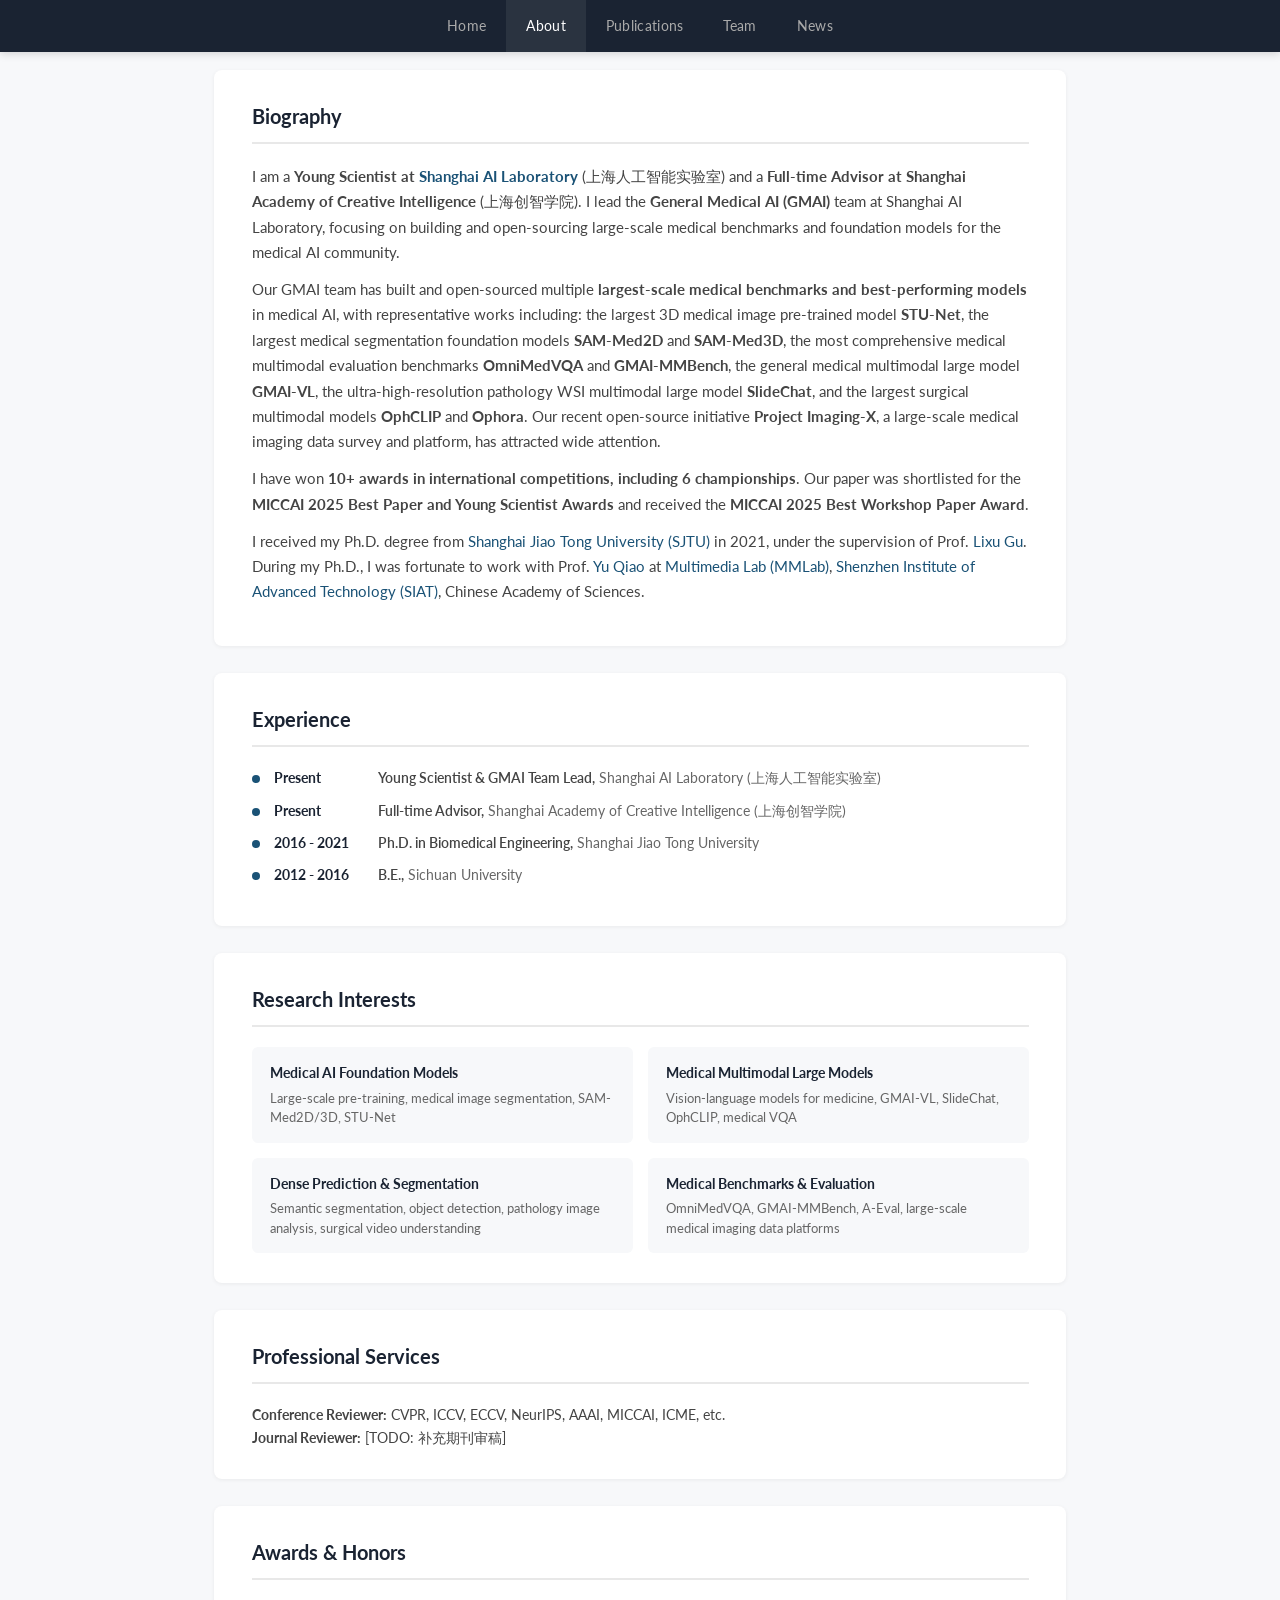
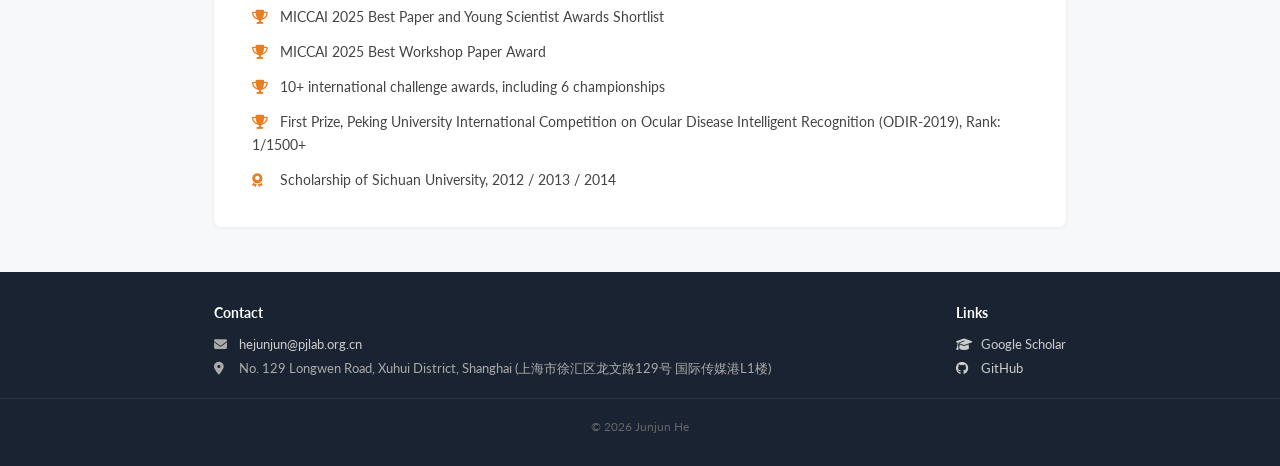
<file: about.html>
<!DOCTYPE html>
<html lang="en">
<head>
  <meta charset="UTF-8" />
  <meta name="viewport" content="width=device-width, initial-scale=1.0" />
  <title>About - Junjun He</title>
  <link href="https://fonts.googleapis.com/css2?family=Lato:wght@300;400;700&display=swap" rel="stylesheet" />
  <link rel="stylesheet" href="https://cdnjs.cloudflare.com/ajax/libs/font-awesome/6.4.0/css/all.min.css" />
  <link rel="stylesheet" href="style.css" />
</head>
<body>

  <nav class="navbar">
    <div class="navbar-inner">
      <ul class="nav-links">
        <li><a href="index.html">Home</a></li>
        <li><a href="about.html" class="active">About</a></li>
        <li><a href="publications.html">Publications</a></li>
        <li><a href="team.html">Team</a></li>
        <li><a href="news.html">News</a></li>
      </ul>
    </div>
  </nav>

  <div class="container page-body">

    <!-- Biography -->
    <div class="card">
      <h2>Biography</h2>
      <div class="bio-text">
        <p>
          I am a <b>Young Scientist at <a href="https://www.shlab.org.cn/">Shanghai AI Laboratory</a></b> (上海人工智能实验室)
          and a <b>Full-time Advisor at Shanghai Academy of Creative Intelligence</b> (上海创智学院).
          I lead the <b>General Medical AI (GMAI)</b> team at Shanghai AI Laboratory, focusing on building and open-sourcing
          large-scale medical benchmarks and foundation models for the medical AI community.
        </p>
        <p>
          Our GMAI team has built and open-sourced multiple <b>largest-scale medical benchmarks and best-performing models</b> in medical AI,
          with representative works including: the largest 3D medical image pre-trained model <b>STU-Net</b>,
          the largest medical segmentation foundation models <b>SAM-Med2D</b> and <b>SAM-Med3D</b>,
          the most comprehensive medical multimodal evaluation benchmarks <b>OmniMedVQA</b> and <b>GMAI-MMBench</b>,
          the general medical multimodal large model <b>GMAI-VL</b>,
          the ultra-high-resolution pathology WSI multimodal large model <b>SlideChat</b>,
          and the largest surgical multimodal models <b>OphCLIP</b> and <b>Ophora</b>.
          Our recent open-source initiative <b>Project Imaging-X</b>, a large-scale medical imaging data survey and platform, has attracted wide attention.
        </p>
        <p>
          I have won <b>10+ awards in international competitions, including 6 championships</b>.
          Our paper was shortlisted for the <b>MICCAI 2025 Best Paper and Young Scientist Awards</b>
          and received the <b>MICCAI 2025 Best Workshop Paper Award</b>.
        </p>
        <p>
          I received my Ph.D. degree from <a href="http://en.sjtu.edu.cn/">Shanghai Jiao Tong University (SJTU)</a> in 2021,
          under the supervision of Prof. <a href="http://bme.sjtu.edu.cn/Web/FacultyDetail/37">Lixu Gu</a>.
          During my Ph.D., I was fortunate to work with Prof. <a href="http://mmlab.siat.ac.cn/yuqiao/">Yu Qiao</a>
          at <a href="http://mmlab.siat.ac.cn/team">Multimedia Lab (MMLab)</a>,
          <a href="http://english.siat.cas.cn/">Shenzhen Institute of Advanced Technology (SIAT)</a>, Chinese Academy of Sciences.
        </p>
      </div>
    </div>

    <!-- Experience -->
    <div class="card">
      <h2>Experience</h2>
      <ul class="timeline">
        <li>
          <span class="time">Present</span>
          <span class="role">Young Scientist &amp; GMAI Team Lead,</span>
          <span class="org">Shanghai AI Laboratory (上海人工智能实验室)</span>
        </li>
        <li>
          <span class="time">Present</span>
          <span class="role">Full-time Advisor,</span>
          <span class="org">Shanghai Academy of Creative Intelligence (上海创智学院)</span>
        </li>
        <li>
          <span class="time">2016 - 2021</span>
          <span class="role">Ph.D. in Biomedical Engineering,</span>
          <span class="org">Shanghai Jiao Tong University</span>
        </li>
        <li>
          <span class="time">2012 - 2016</span>
          <span class="role">B.E.,</span>
          <span class="org">Sichuan University</span>
        </li>
      </ul>
    </div>

    <!-- Research Interests -->
    <div class="card">
      <h2>Research Interests</h2>
      <div class="interests-grid">
        <div class="interest-item">
          <h4>Medical AI Foundation Models</h4>
          <p>Large-scale pre-training, medical image segmentation, SAM-Med2D/3D, STU-Net</p>
        </div>
        <div class="interest-item">
          <h4>Medical Multimodal Large Models</h4>
          <p>Vision-language models for medicine, GMAI-VL, SlideChat, OphCLIP, medical VQA</p>
        </div>
        <div class="interest-item">
          <h4>Dense Prediction &amp; Segmentation</h4>
          <p>Semantic segmentation, object detection, pathology image analysis, surgical video understanding</p>
        </div>
        <div class="interest-item">
          <h4>Medical Benchmarks &amp; Evaluation</h4>
          <p>OmniMedVQA, GMAI-MMBench, A-Eval, large-scale medical imaging data platforms</p>
        </div>
      </div>
    </div>

    <!-- Professional Services -->
    <div class="card">
      <h2>Professional Services</h2>
      <!-- [TODO] 更新审稿列表 -->
      <p style="font-size:14px; color:#444;">
        <b>Conference Reviewer:</b> CVPR, ICCV, ECCV, NeurIPS, AAAI, MICCAI, ICME, etc.<br/>
        <b>Journal Reviewer:</b> [TODO: 补充期刊审稿]
      </p>
    </div>

    <!-- Awards -->
    <div class="card">
      <h2>Awards &amp; Honors</h2>
      <ul class="awards-list">
        <li><i class="fas fa-trophy"></i> MICCAI 2025 Best Paper and Young Scientist Awards Shortlist</li>
        <li><i class="fas fa-trophy"></i> MICCAI 2025 Best Workshop Paper Award</li>
        <li><i class="fas fa-trophy"></i> 10+ international challenge awards, including 6 championships</li>
        <li><i class="fas fa-trophy"></i> First Prize, Peking University International Competition on Ocular Disease Intelligent Recognition (ODIR-2019), Rank: 1/1500+</li>
        <li><i class="fas fa-award"></i> Scholarship of Sichuan University, 2012 / 2013 / 2014</li>
      </ul>
    </div>

  </div>

  <footer class="footer">
    <div class="footer-inner">
      <div>
        <h4>Contact</h4>
        <p>
          <i class="fas fa-envelope"></i> <a href="mailto:hejunjun@pjlab.org.cn">hejunjun@pjlab.org.cn</a><br/>
          <i class="fas fa-map-marker-alt"></i> No. 129 Longwen Road, Xuhui District, Shanghai (上海市徐汇区龙文路129号 国际传媒港L1楼)
        </p>
      </div>
      <div>
        <h4>Links</h4>
        <p>
          <a href="https://scholar.google.com/citations?user=Z4LgebkAAAAJ&hl=zh-CN"><i class="fas fa-graduation-cap"></i> Google Scholar</a><br/>
          <a href="https://github.com/Junjun2016"><i class="fab fa-github"></i> GitHub</a>
        </p>
      </div>
    </div>
    <div class="footer-bottom">&copy; 2026 Junjun He</div>
  </footer>

</body>
</html>
</file>
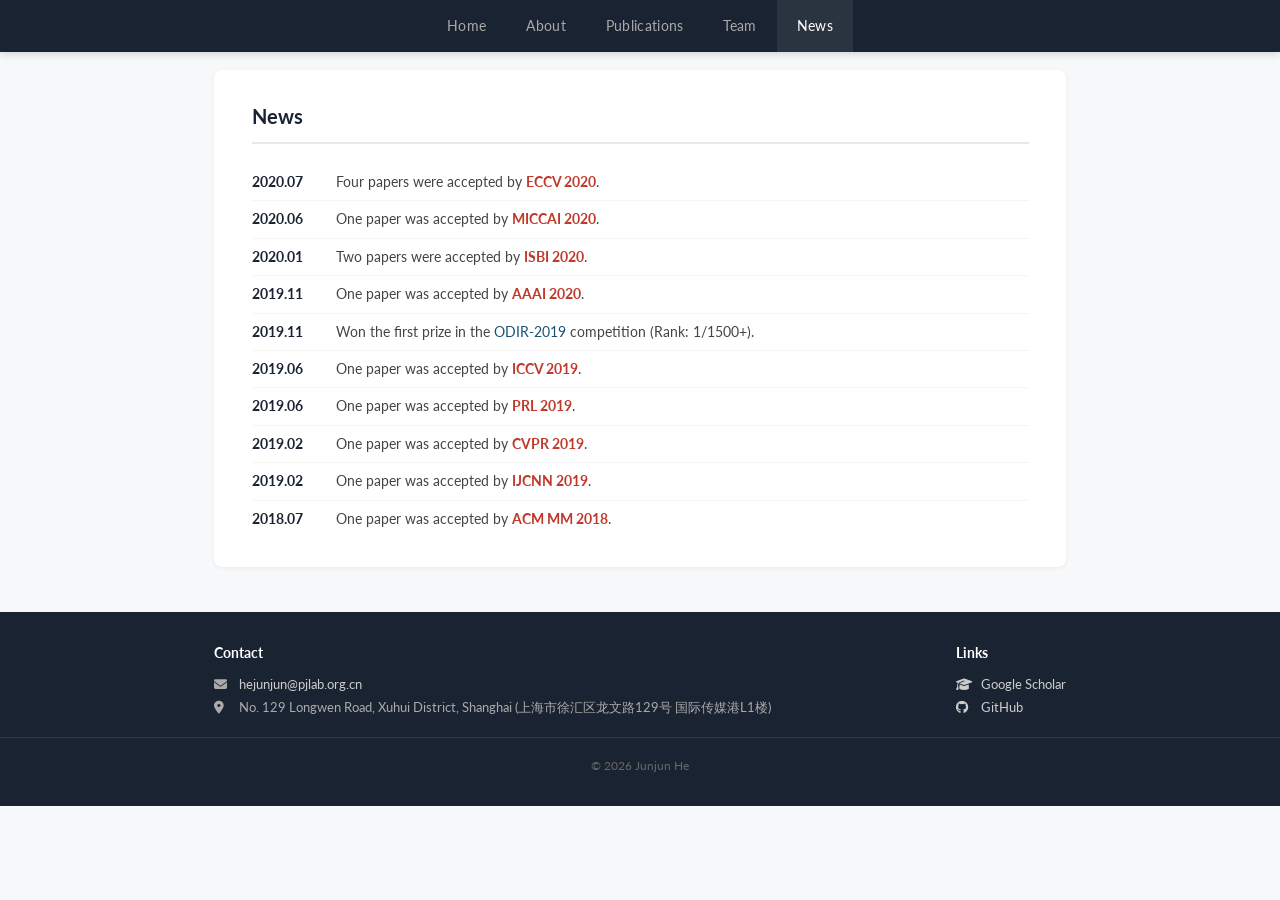
<file: news.html>
<!DOCTYPE html>
<html lang="en">
<head>
  <meta charset="UTF-8" />
  <meta name="viewport" content="width=device-width, initial-scale=1.0" />
  <title>News - Junjun He</title>
  <link href="https://fonts.googleapis.com/css2?family=Lato:wght@300;400;700&display=swap" rel="stylesheet" />
  <link rel="stylesheet" href="https://cdnjs.cloudflare.com/ajax/libs/font-awesome/6.4.0/css/all.min.css" />
  <link rel="stylesheet" href="style.css" />
</head>
<body>

  <nav class="navbar">
    <div class="navbar-inner">
      <ul class="nav-links">
        <li><a href="index.html">Home</a></li>
        <li><a href="about.html">About</a></li>
        <li><a href="publications.html">Publications</a></li>
        <li><a href="team.html">Team</a></li>
        <li><a href="news.html" class="active">News</a></li>
      </ul>
    </div>
  </nav>

  <div class="container page-body">

    <div class="card">
      <h2>News</h2>
      <ul class="news-list">
        <!-- [TODO] 补充 2021-2026 的新动态 -->

        <!-- ===== 2020 ===== -->
        <li><span class="news-date">2020.07</span> Four papers were accepted by <b>ECCV 2020</b>.</li>
        <li><span class="news-date">2020.06</span> One paper was accepted by <b>MICCAI 2020</b>.</li>
        <li><span class="news-date">2020.01</span> Two papers were accepted by <b>ISBI 2020</b>.</li>

        <!-- ===== 2019 ===== -->
        <li><span class="news-date">2019.11</span> One paper was accepted by <b>AAAI 2020</b>.</li>
        <li><span class="news-date">2019.11</span> Won the first prize in the <a href="https://odir2019.grand-challenge.org/">ODIR-2019</a> competition (Rank: 1/1500+).</li>
        <li><span class="news-date">2019.06</span> One paper was accepted by <b>ICCV 2019</b>.</li>
        <li><span class="news-date">2019.06</span> One paper was accepted by <b>PRL 2019</b>.</li>
        <li><span class="news-date">2019.02</span> One paper was accepted by <b>CVPR 2019</b>.</li>
        <li><span class="news-date">2019.02</span> One paper was accepted by <b>IJCNN 2019</b>.</li>

        <!-- ===== 2018 ===== -->
        <li><span class="news-date">2018.07</span> One paper was accepted by <b>ACM MM 2018</b>.</li>
      </ul>
    </div>

  </div>

  <footer class="footer">
    <div class="footer-inner">
      <div>
        <h4>Contact</h4>
        <p>
          <i class="fas fa-envelope"></i> <a href="mailto:hejunjun@pjlab.org.cn">hejunjun@pjlab.org.cn</a><br/>
          <i class="fas fa-map-marker-alt"></i> No. 129 Longwen Road, Xuhui District, Shanghai (上海市徐汇区龙文路129号 国际传媒港L1楼)
        </p>
      </div>
      <div>
        <h4>Links</h4>
        <p>
          <a href="https://scholar.google.com/citations?user=Z4LgebkAAAAJ&hl=zh-CN"><i class="fas fa-graduation-cap"></i> Google Scholar</a><br/>
          <a href="https://github.com/Junjun2016"><i class="fab fa-github"></i> GitHub</a>
        </p>
      </div>
    </div>
    <div class="footer-bottom">&copy; 2026 Junjun He</div>
  </footer>

</body>
</html>
</file>
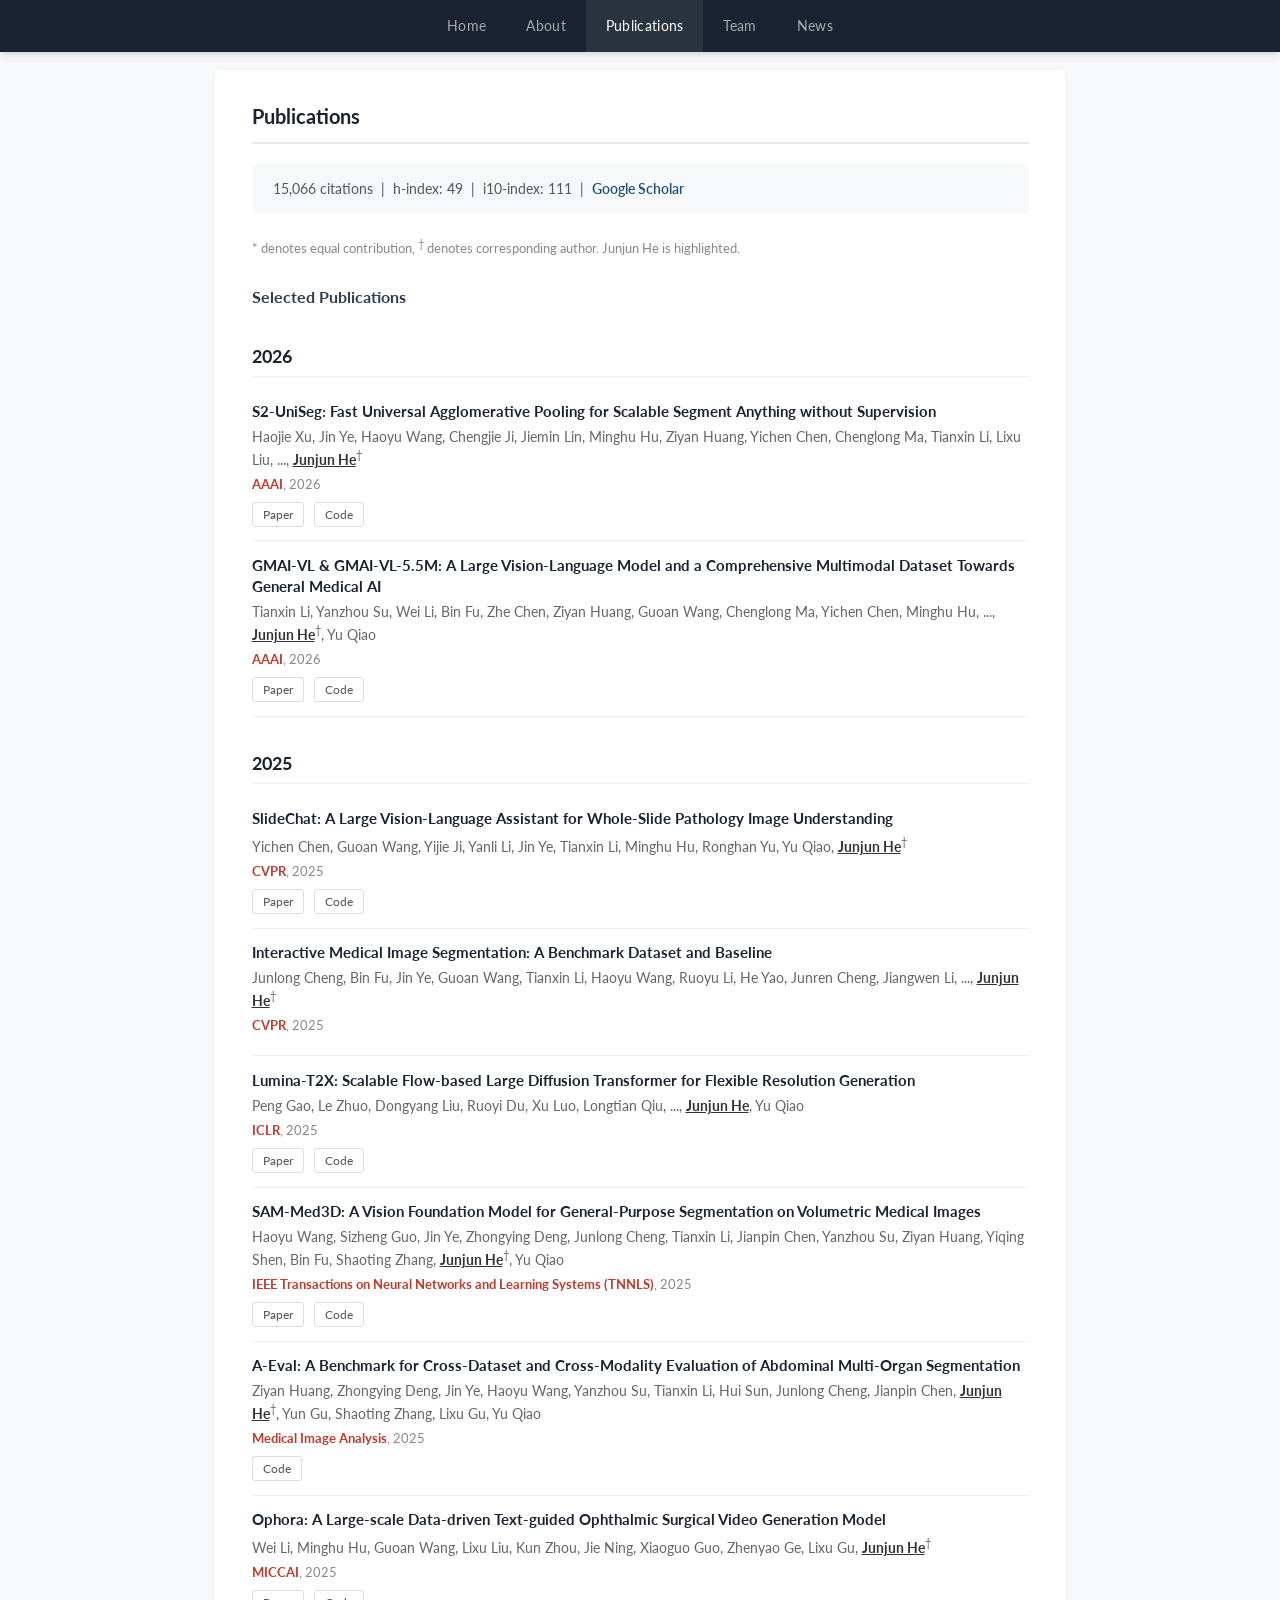
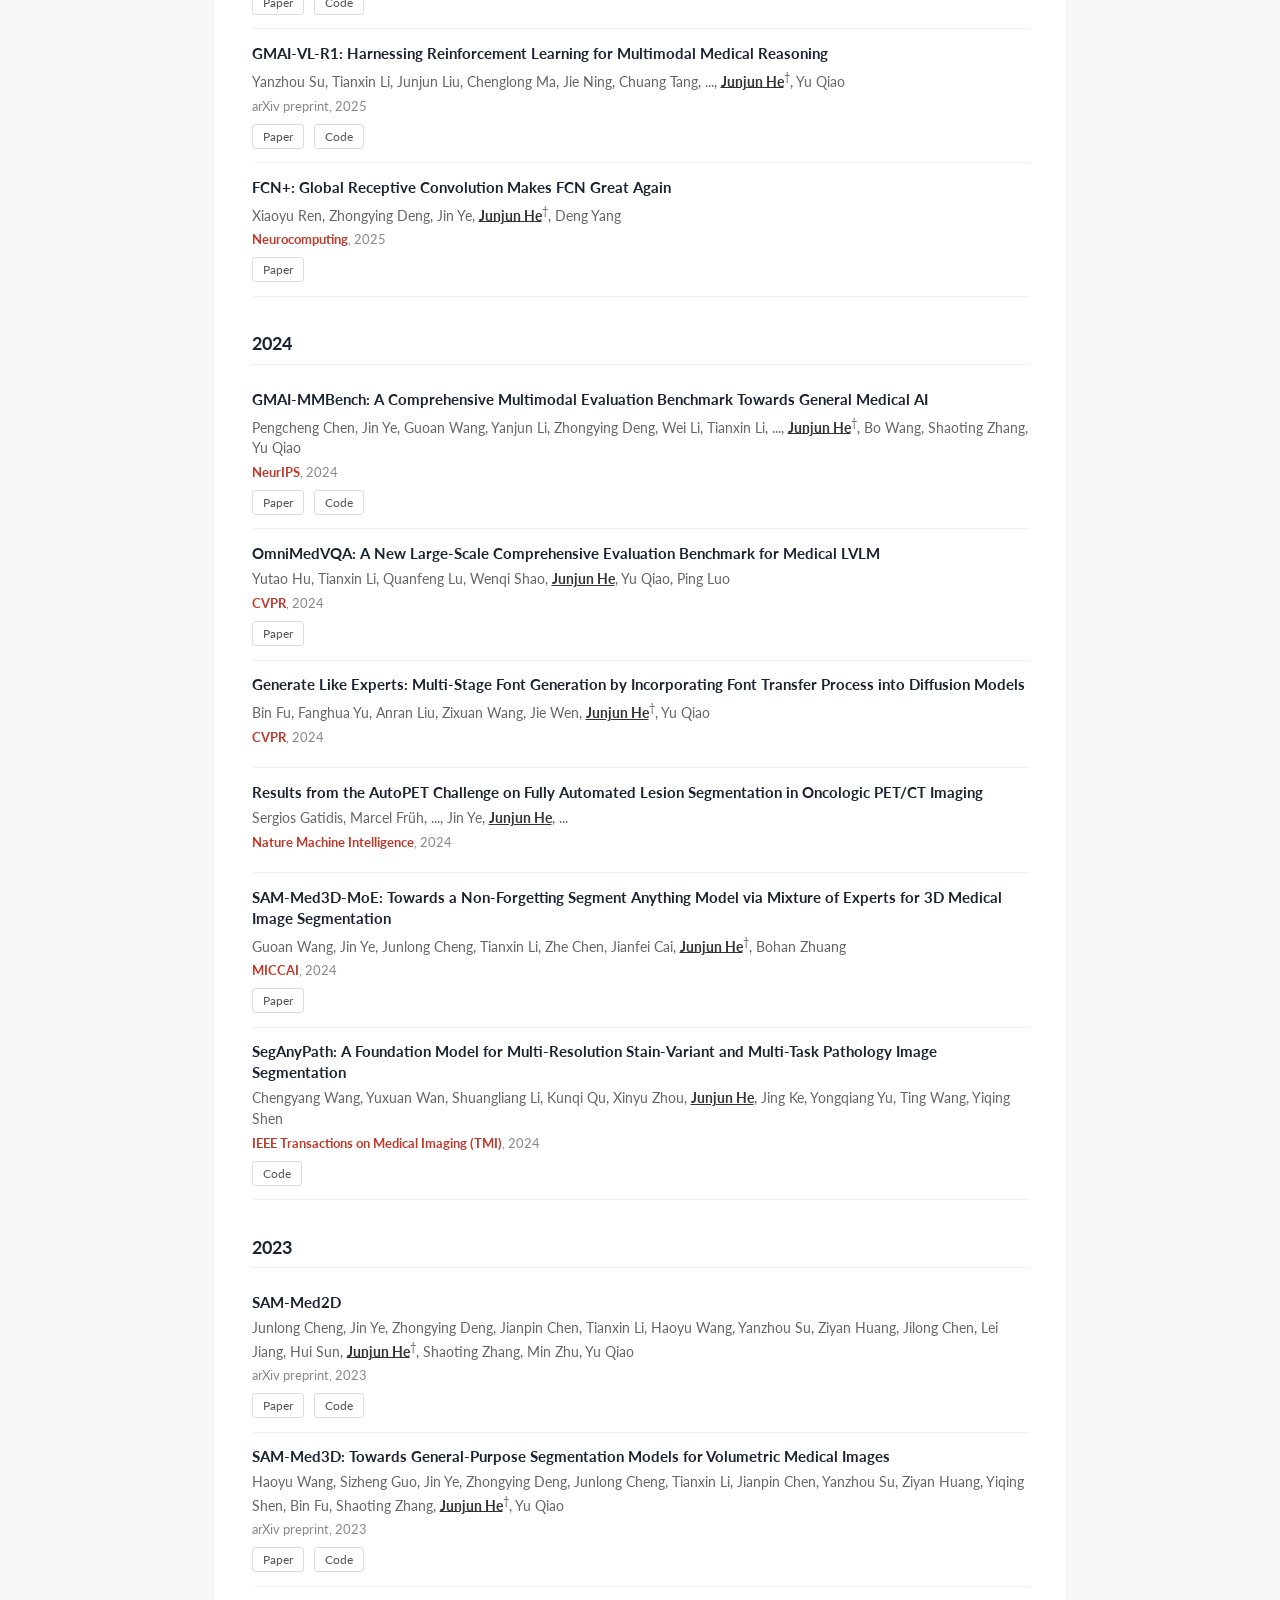
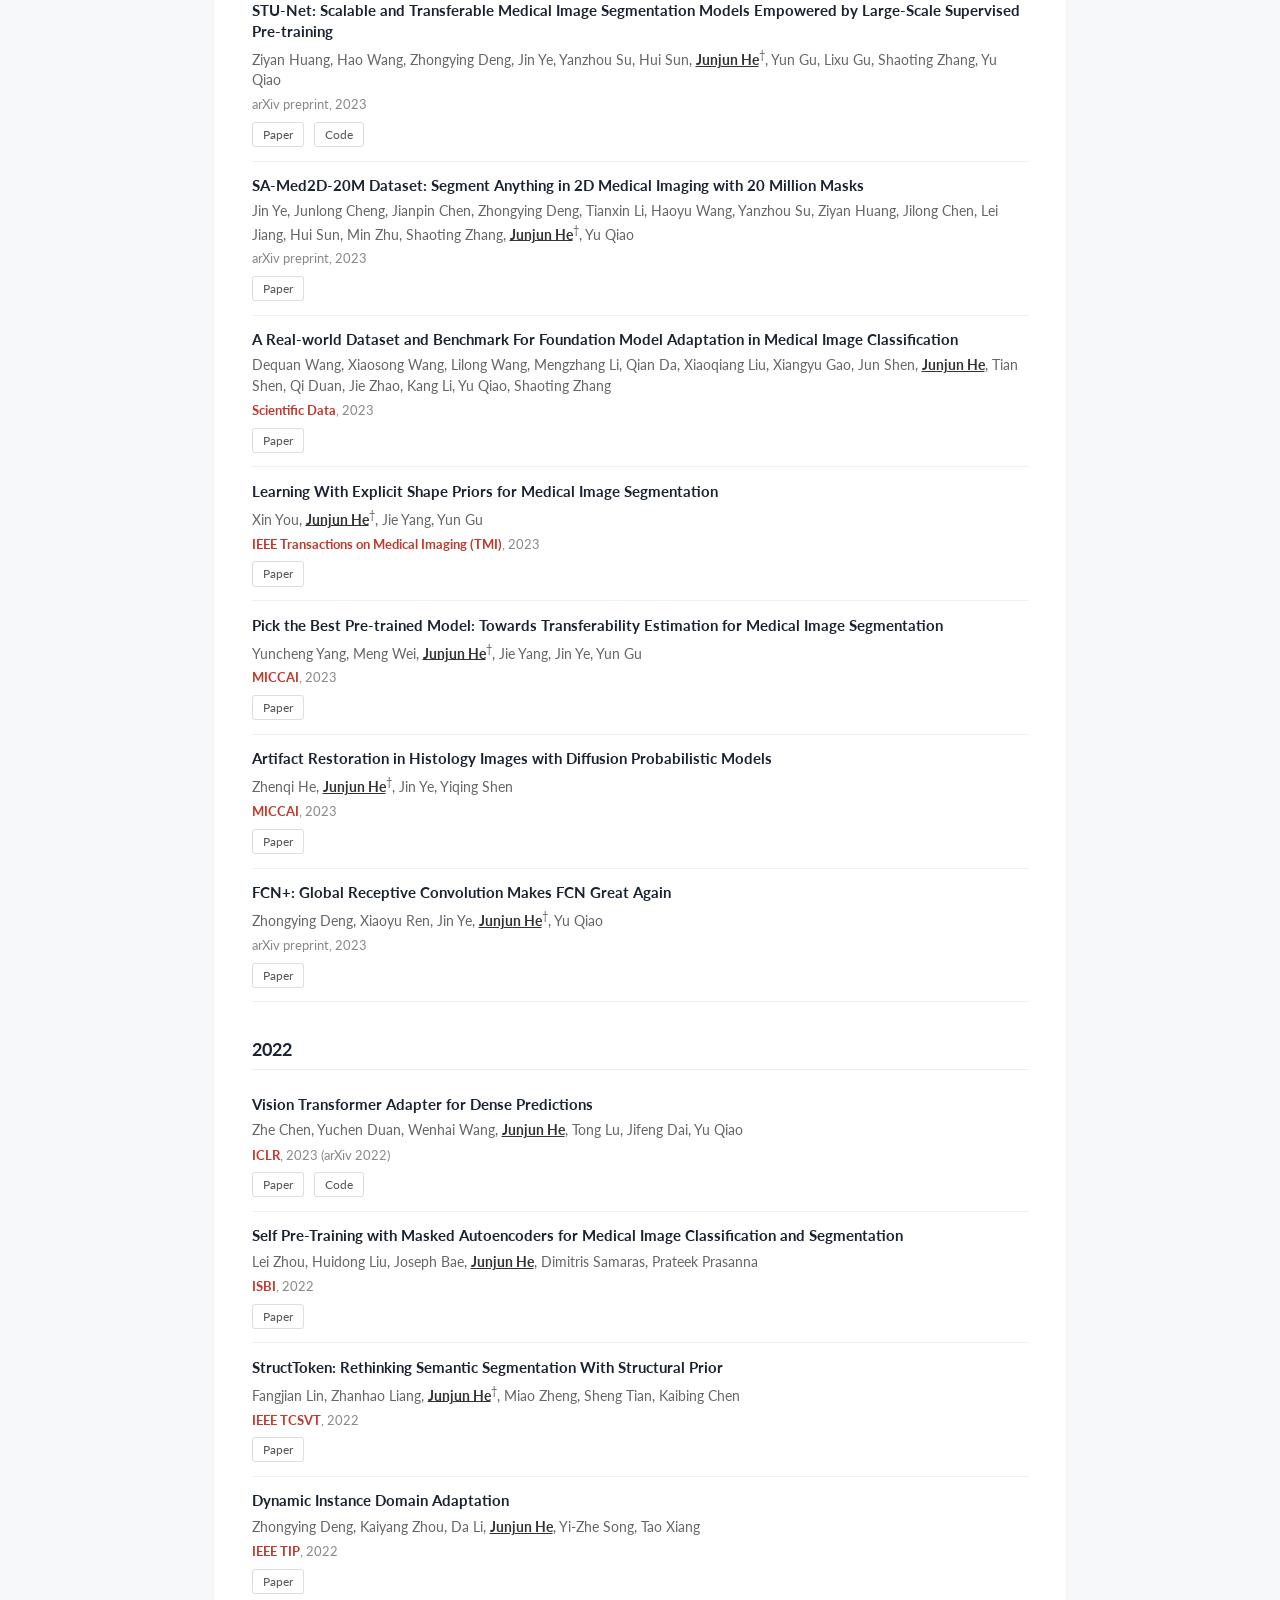
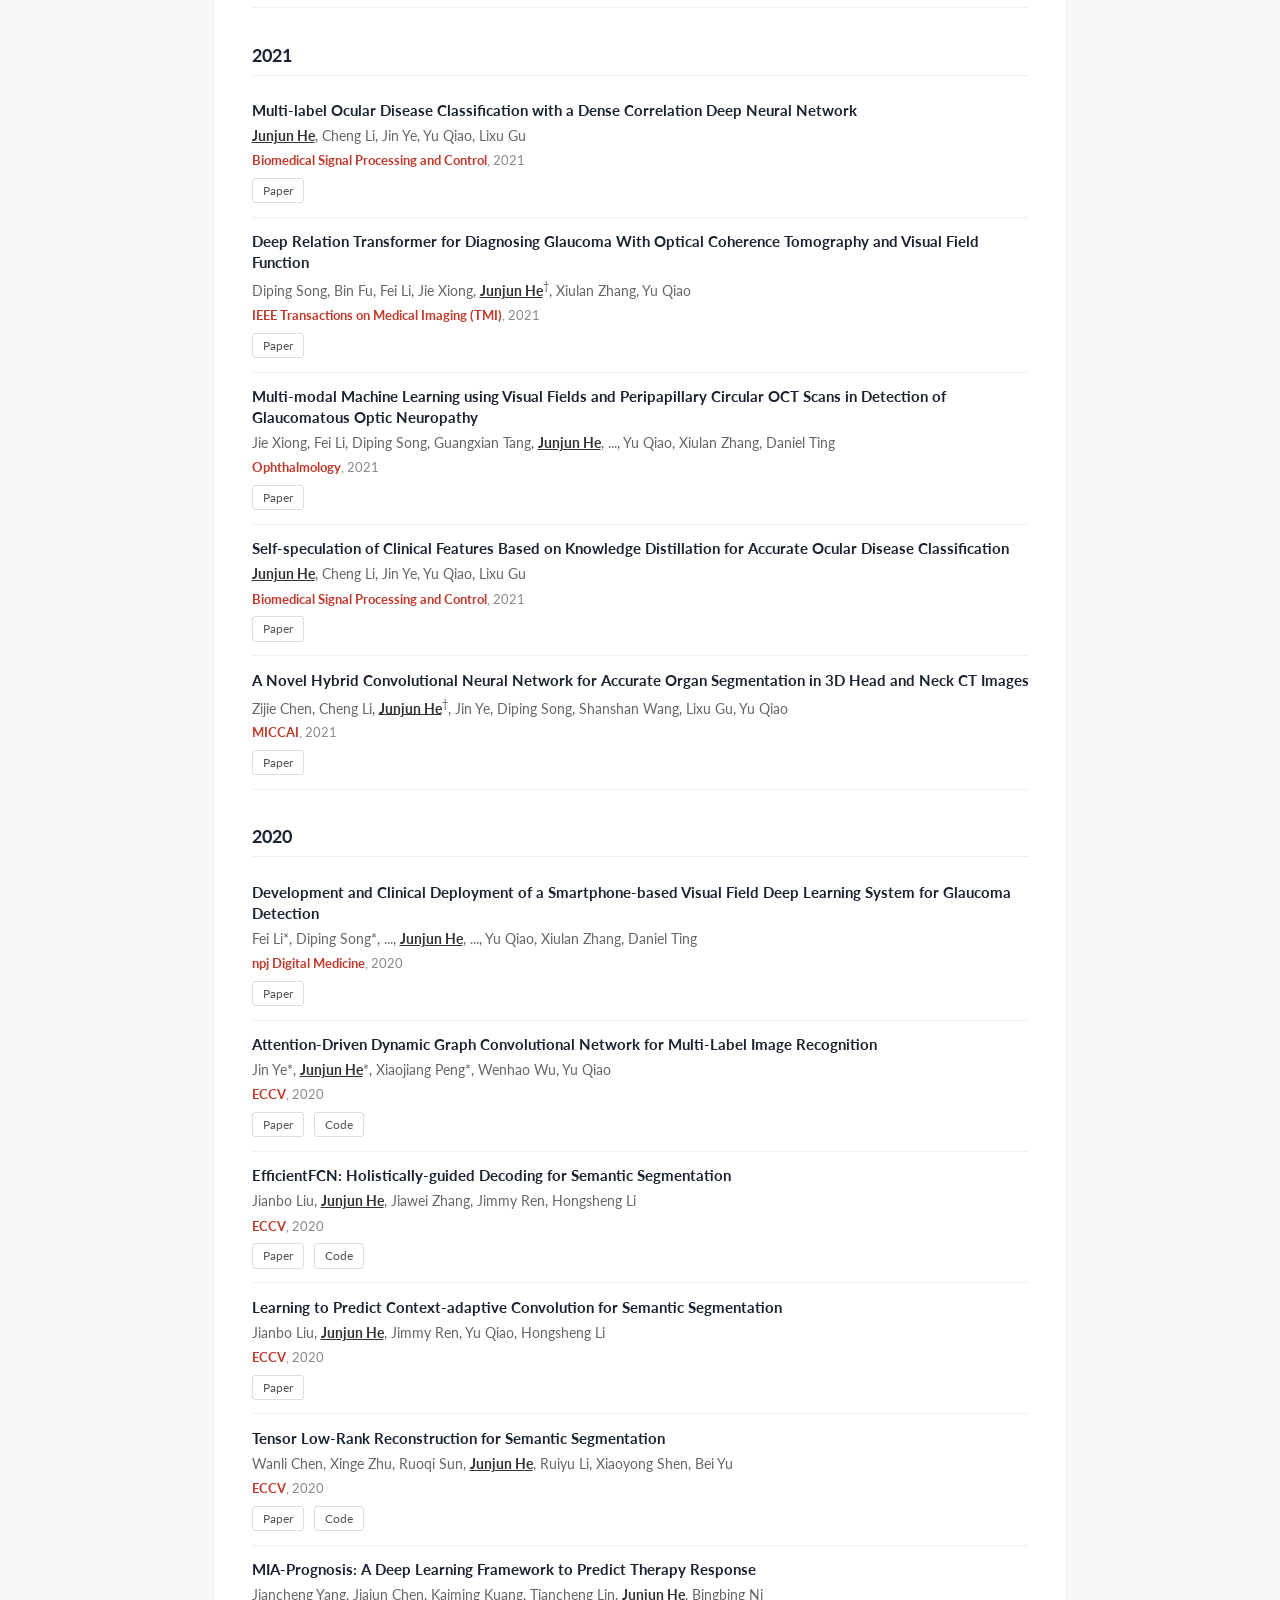
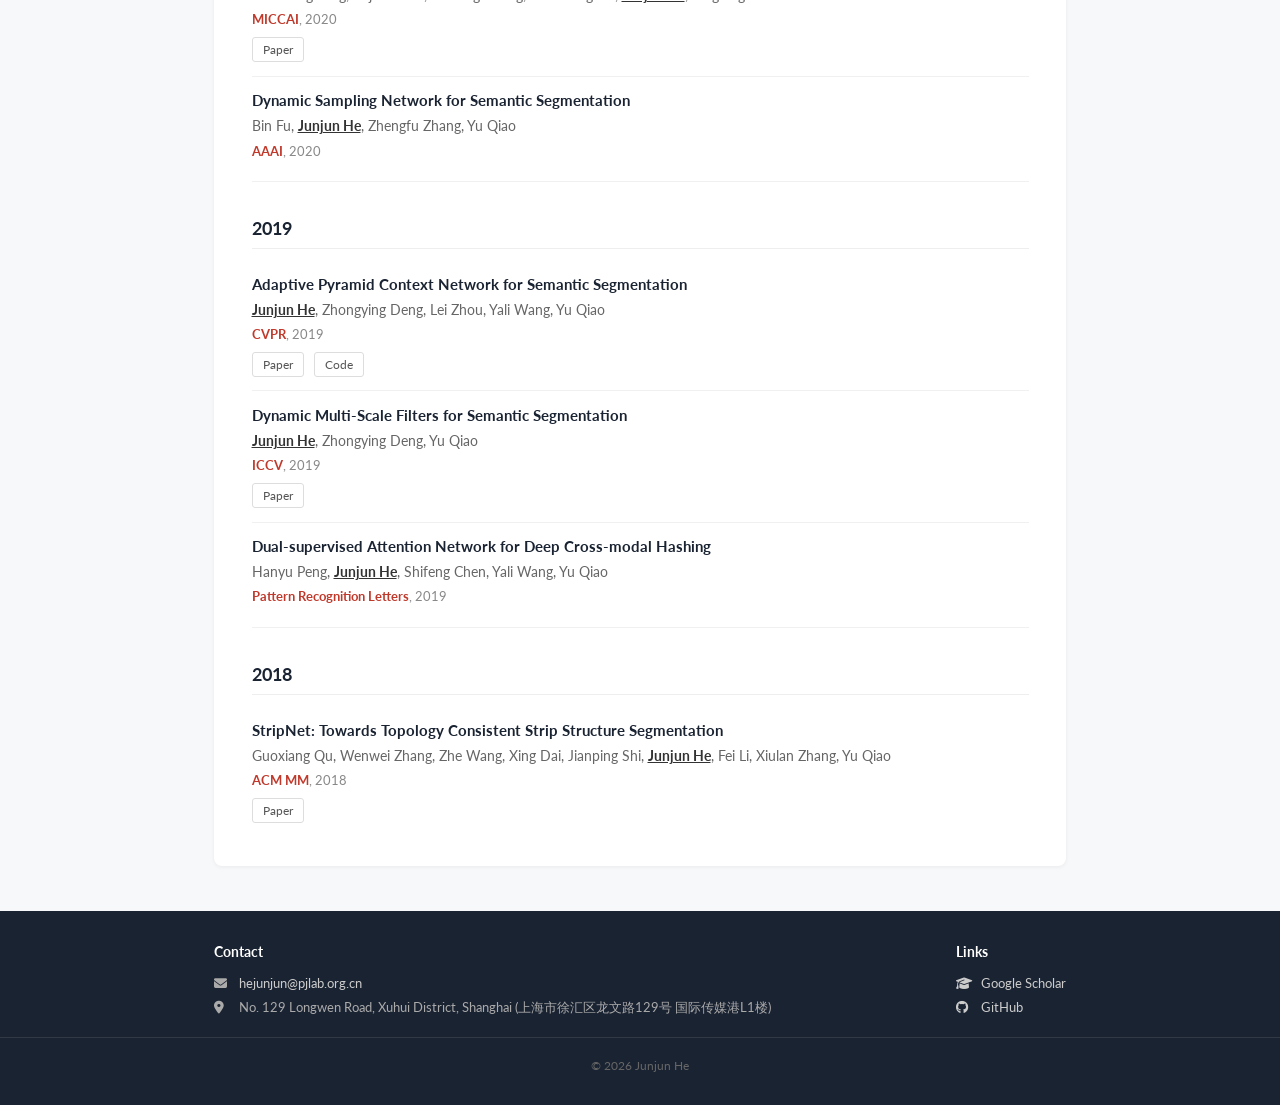
<file: publications.html>
<!DOCTYPE html>
<html lang="en">
<head>
  <meta charset="UTF-8" />
  <meta name="viewport" content="width=device-width, initial-scale=1.0" />
  <title>Publications - Junjun He</title>
  <link href="https://fonts.googleapis.com/css2?family=Lato:wght@300;400;700&display=swap" rel="stylesheet" />
  <link rel="stylesheet" href="https://cdnjs.cloudflare.com/ajax/libs/font-awesome/6.4.0/css/all.min.css" />
  <link rel="stylesheet" href="style.css" />
</head>
<body>

  <nav class="navbar">
    <div class="navbar-inner">
      <ul class="nav-links">
        <li><a href="index.html">Home</a></li>
        <li><a href="about.html">About</a></li>
        <li><a href="publications.html" class="active">Publications</a></li>
        <li><a href="team.html">Team</a></li>
        <li><a href="news.html">News</a></li>
      </ul>
    </div>
  </nav>

  <div class="container page-body">
    <div class="card">
      <h2>Publications</h2>

      <div class="pub-stats">
        15,066 citations &nbsp;|&nbsp;
        h-index: 49 &nbsp;|&nbsp;
        i10-index: 111
        &nbsp;|&nbsp; <a href="https://scholar.google.com/citations?user=Z4LgebkAAAAJ&hl=zh-CN">Google Scholar</a>
      </div>

      <p style="font-size:13px; color:#888; margin-bottom:0.5em;">
        * denotes equal contribution, <sup>&dagger;</sup> denotes corresponding author.
        <span class="me" style="font-size:13px;">Junjun He</span> is highlighted.
      </p>

      <!-- ============================================================ -->
      <!--                    SELECTED PUBLICATIONS                     -->
      <!-- ============================================================ -->

      <h3 style="margin-top:1.5em;">Selected Publications</h3>

      <!-- ===== 2026 ===== -->
      <div class="pub-year-divider">2026</div>

      <div class="pub-item-text">
        <div class="pub-title">S2-UniSeg: Fast Universal Agglomerative Pooling for Scalable Segment Anything without Supervision</div>
        <div class="pub-authors">
          Haojie Xu, Jin Ye, Haoyu Wang, Chengjie Ji, Jiemin Lin, Minghu Hu, Ziyan Huang, Yichen Chen, Chenglong Ma, Tianxin Li, Lixu Liu, ..., <span class="me">Junjun He</span><sup>&dagger;</sup>
        </div>
        <div class="pub-venue"><b>AAAI</b>, 2026</div>
        <div class="pub-links">
          <a href="https://arxiv.org/abs/2508.06995">Paper</a>
          <a href="https://github.com/bio-mlhui/S2-UniSeg">Code</a>
        </div>
      </div>

      <div class="pub-item-text">
        <div class="pub-title">GMAI-VL &amp; GMAI-VL-5.5M: A Large Vision-Language Model and a Comprehensive Multimodal Dataset Towards General Medical AI</div>
        <div class="pub-authors">
          Tianxin Li, Yanzhou Su, Wei Li, Bin Fu, Zhe Chen, Ziyan Huang, Guoan Wang, Chenglong Ma, Yichen Chen, Minghu Hu, ..., <span class="me">Junjun He</span><sup>&dagger;</sup>, Yu Qiao
        </div>
        <div class="pub-venue"><b>AAAI</b>, 2026</div>
        <div class="pub-links">
          <a href="https://arxiv.org/abs/2411.14522">Paper</a>
          <a href="https://github.com/uni-medical/GMAI-VL">Code</a>
        </div>
      </div>

      <!-- ===== 2025 ===== -->
      <div class="pub-year-divider">2025</div>

      <div class="pub-item-text">
        <div class="pub-title">SlideChat: A Large Vision-Language Assistant for Whole-Slide Pathology Image Understanding</div>
        <div class="pub-authors">
          Yichen Chen, Guoan Wang, Yijie Ji, Yanli Li, Jin Ye, Tianxin Li, Minghu Hu, Ronghan Yu, Yu Qiao, <span class="me">Junjun He</span><sup>&dagger;</sup>
        </div>
        <div class="pub-venue"><b>CVPR</b>, 2025</div>
        <div class="pub-links">
          <a href="https://arxiv.org/abs/2410.11761">Paper</a>
          <a href="https://github.com/uni-medical/SlideChat">Code</a>
        </div>
      </div>

      <div class="pub-item-text">
        <div class="pub-title">Interactive Medical Image Segmentation: A Benchmark Dataset and Baseline</div>
        <div class="pub-authors">
          Junlong Cheng, Bin Fu, Jin Ye, Guoan Wang, Tianxin Li, Haoyu Wang, Ruoyu Li, He Yao, Junren Cheng, Jiangwen Li, ..., <span class="me">Junjun He</span><sup>&dagger;</sup>
        </div>
        <div class="pub-venue"><b>CVPR</b>, 2025</div>
      </div>

      <div class="pub-item-text">
        <div class="pub-title">Lumina-T2X: Scalable Flow-based Large Diffusion Transformer for Flexible Resolution Generation</div>
        <div class="pub-authors">
          Peng Gao, Le Zhuo, Dongyang Liu, Ruoyi Du, Xu Luo, Longtian Qiu, ..., <span class="me">Junjun He</span>, Yu Qiao
        </div>
        <div class="pub-venue"><b>ICLR</b>, 2025</div>
        <div class="pub-links">
          <a href="https://arxiv.org/abs/2405.05945">Paper</a>
          <a href="https://github.com/Alpha-VLLM/Lumina-T2X">Code</a>
        </div>
      </div>

      <div class="pub-item-text">
        <div class="pub-title">SAM-Med3D: A Vision Foundation Model for General-Purpose Segmentation on Volumetric Medical Images</div>
        <div class="pub-authors">
          Haoyu Wang, Sizheng Guo, Jin Ye, Zhongying Deng, Junlong Cheng, Tianxin Li, Jianpin Chen, Yanzhou Su, Ziyan Huang, Yiqing Shen, Bin Fu, Shaoting Zhang, <span class="me">Junjun He</span><sup>&dagger;</sup>, Yu Qiao
        </div>
        <div class="pub-venue"><b>IEEE Transactions on Neural Networks and Learning Systems (TNNLS)</b>, 2025</div>
        <div class="pub-links">
          <a href="https://arxiv.org/abs/2310.15161">Paper</a>
          <a href="https://github.com/uni-medical/SAM-Med3D">Code</a>
        </div>
      </div>

      <div class="pub-item-text">
        <div class="pub-title">A-Eval: A Benchmark for Cross-Dataset and Cross-Modality Evaluation of Abdominal Multi-Organ Segmentation</div>
        <div class="pub-authors">
          Ziyan Huang, Zhongying Deng, Jin Ye, Haoyu Wang, Yanzhou Su, Tianxin Li, Hui Sun, Junlong Cheng, Jianpin Chen, <span class="me">Junjun He</span><sup>&dagger;</sup>, Yun Gu, Shaoting Zhang, Lixu Gu, Yu Qiao
        </div>
        <div class="pub-venue"><b>Medical Image Analysis</b>, 2025</div>
        <div class="pub-links">
          <a href="https://github.com/uni-medical/A-Eval">Code</a>
        </div>
      </div>

      <div class="pub-item-text">
        <div class="pub-title">Ophora: A Large-scale Data-driven Text-guided Ophthalmic Surgical Video Generation Model</div>
        <div class="pub-authors">
          Wei Li, Minghu Hu, Guoan Wang, Lixu Liu, Kun Zhou, Jie Ning, Xiaoguo Guo, Zhenyao Ge, Lixu Gu, <span class="me">Junjun He</span><sup>&dagger;</sup>
        </div>
        <div class="pub-venue"><b>MICCAI</b>, 2025</div>
        <div class="pub-links">
          <a href="https://arxiv.org/abs/2505.07449">Paper</a>
          <a href="https://github.com/uni-medical/Ophora">Code</a>
        </div>
      </div>

      <div class="pub-item-text">
        <div class="pub-title">GMAI-VL-R1: Harnessing Reinforcement Learning for Multimodal Medical Reasoning</div>
        <div class="pub-authors">
          Yanzhou Su, Tianxin Li, Junjun Liu, Chenglong Ma, Jie Ning, Chuang Tang, ..., <span class="me">Junjun He</span><sup>&dagger;</sup>, Yu Qiao
        </div>
        <div class="pub-venue">arXiv preprint, 2025</div>
        <div class="pub-links">
          <a href="https://arxiv.org/abs/2504.01886">Paper</a>
          <a href="https://github.com/uni-medical/GMAI-VL-R1">Code</a>
        </div>
      </div>

      <div class="pub-item-text">
        <div class="pub-title">FCN+: Global Receptive Convolution Makes FCN Great Again</div>
        <div class="pub-authors">
          Xiaoyu Ren, Zhongying Deng, Jin Ye, <span class="me">Junjun He</span><sup>&dagger;</sup>, Deng Yang
        </div>
        <div class="pub-venue"><b>Neurocomputing</b>, 2025</div>
        <div class="pub-links">
          <a href="https://arxiv.org/abs/2303.04589">Paper</a>
        </div>
      </div>

      <!-- ===== 2024 ===== -->
      <div class="pub-year-divider">2024</div>

      <div class="pub-item-text">
        <div class="pub-title">GMAI-MMBench: A Comprehensive Multimodal Evaluation Benchmark Towards General Medical AI</div>
        <div class="pub-authors">
          Pengcheng Chen, Jin Ye, Guoan Wang, Yanjun Li, Zhongying Deng, Wei Li, Tianxin Li, ..., <span class="me">Junjun He</span><sup>&dagger;</sup>, Bo Wang, Shaoting Zhang, Yu Qiao
        </div>
        <div class="pub-venue"><b>NeurIPS</b>, 2024</div>
        <div class="pub-links">
          <a href="https://arxiv.org/abs/2408.03361">Paper</a>
          <a href="https://github.com/uni-medical/GMAI-MMBench">Code</a>
        </div>
      </div>

      <div class="pub-item-text">
        <div class="pub-title">OmniMedVQA: A New Large-Scale Comprehensive Evaluation Benchmark for Medical LVLM</div>
        <div class="pub-authors">
          Yutao Hu, Tianxin Li, Quanfeng Lu, Wenqi Shao, <span class="me">Junjun He</span>, Yu Qiao, Ping Luo
        </div>
        <div class="pub-venue"><b>CVPR</b>, 2024</div>
        <div class="pub-links">
          <a href="https://arxiv.org/abs/2402.09181">Paper</a>
        </div>
      </div>

      <div class="pub-item-text">
        <div class="pub-title">Generate Like Experts: Multi-Stage Font Generation by Incorporating Font Transfer Process into Diffusion Models</div>
        <div class="pub-authors">
          Bin Fu, Fanghua Yu, Anran Liu, Zixuan Wang, Jie Wen, <span class="me">Junjun He</span><sup>&dagger;</sup>, Yu Qiao
        </div>
        <div class="pub-venue"><b>CVPR</b>, 2024</div>
      </div>

      <div class="pub-item-text">
        <div class="pub-title">Results from the AutoPET Challenge on Fully Automated Lesion Segmentation in Oncologic PET/CT Imaging</div>
        <div class="pub-authors">
          Sergios Gatidis, Marcel Früh, ..., Jin Ye, <span class="me">Junjun He</span>, ...
        </div>
        <div class="pub-venue"><b>Nature Machine Intelligence</b>, 2024</div>
      </div>

      <div class="pub-item-text">
        <div class="pub-title">SAM-Med3D-MoE: Towards a Non-Forgetting Segment Anything Model via Mixture of Experts for 3D Medical Image Segmentation</div>
        <div class="pub-authors">
          Guoan Wang, Jin Ye, Junlong Cheng, Tianxin Li, Zhe Chen, Jianfei Cai, <span class="me">Junjun He</span><sup>&dagger;</sup>, Bohan Zhuang
        </div>
        <div class="pub-venue"><b>MICCAI</b>, 2024</div>
        <div class="pub-links">
          <a href="https://arxiv.org/abs/2407.04938">Paper</a>
        </div>
      </div>

      <div class="pub-item-text">
        <div class="pub-title">SegAnyPath: A Foundation Model for Multi-Resolution Stain-Variant and Multi-Task Pathology Image Segmentation</div>
        <div class="pub-authors">
          Chengyang Wang, Yuxuan Wan, Shuangliang Li, Kunqi Qu, Xinyu Zhou, <span class="me">Junjun He</span>, Jing Ke, Yongqiang Yu, Ting Wang, Yiqing Shen
        </div>
        <div class="pub-venue"><b>IEEE Transactions on Medical Imaging (TMI)</b>, 2024</div>
        <div class="pub-links">
          <a href="https://github.com/wagnchogn/SegAnyPath">Code</a>
        </div>
      </div>

      <!-- ===== 2023 ===== -->
      <div class="pub-year-divider">2023</div>

      <div class="pub-item-text">
        <div class="pub-title">SAM-Med2D</div>
        <div class="pub-authors">
          Junlong Cheng, Jin Ye, Zhongying Deng, Jianpin Chen, Tianxin Li, Haoyu Wang, Yanzhou Su, Ziyan Huang, Jilong Chen, Lei Jiang, Hui Sun, <span class="me">Junjun He</span><sup>&dagger;</sup>, Shaoting Zhang, Min Zhu, Yu Qiao
        </div>
        <div class="pub-venue">arXiv preprint, 2023</div>
        <div class="pub-links">
          <a href="https://arxiv.org/abs/2308.16184">Paper</a>
          <a href="https://github.com/OpenGVLab/SAM-Med2D">Code</a>
        </div>
      </div>

      <div class="pub-item-text">
        <div class="pub-title">SAM-Med3D: Towards General-Purpose Segmentation Models for Volumetric Medical Images</div>
        <div class="pub-authors">
          Haoyu Wang, Sizheng Guo, Jin Ye, Zhongying Deng, Junlong Cheng, Tianxin Li, Jianpin Chen, Yanzhou Su, Ziyan Huang, Yiqing Shen, Bin Fu, Shaoting Zhang, <span class="me">Junjun He</span><sup>&dagger;</sup>, Yu Qiao
        </div>
        <div class="pub-venue">arXiv preprint, 2023</div>
        <div class="pub-links">
          <a href="https://arxiv.org/abs/2310.15161">Paper</a>
          <a href="https://github.com/uni-medical/SAM-Med3D">Code</a>
        </div>
      </div>

      <div class="pub-item-text">
        <div class="pub-title">STU-Net: Scalable and Transferable Medical Image Segmentation Models Empowered by Large-Scale Supervised Pre-training</div>
        <div class="pub-authors">
          Ziyan Huang, Hao Wang, Zhongying Deng, Jin Ye, Yanzhou Su, Hui Sun, <span class="me">Junjun He</span><sup>&dagger;</sup>, Yun Gu, Lixu Gu, Shaoting Zhang, Yu Qiao
        </div>
        <div class="pub-venue">arXiv preprint, 2023</div>
        <div class="pub-links">
          <a href="https://arxiv.org/abs/2304.06716">Paper</a>
          <a href="https://github.com/OpenGVLab/STU-Net">Code</a>
        </div>
      </div>

      <div class="pub-item-text">
        <div class="pub-title">SA-Med2D-20M Dataset: Segment Anything in 2D Medical Imaging with 20 Million Masks</div>
        <div class="pub-authors">
          Jin Ye, Junlong Cheng, Jianpin Chen, Zhongying Deng, Tianxin Li, Haoyu Wang, Yanzhou Su, Ziyan Huang, Jilong Chen, Lei Jiang, Hui Sun, Min Zhu, Shaoting Zhang, <span class="me">Junjun He</span><sup>&dagger;</sup>, Yu Qiao
        </div>
        <div class="pub-venue">arXiv preprint, 2023</div>
        <div class="pub-links">
          <a href="https://arxiv.org/abs/2311.11969">Paper</a>
        </div>
      </div>

      <div class="pub-item-text">
        <div class="pub-title">A Real-world Dataset and Benchmark For Foundation Model Adaptation in Medical Image Classification</div>
        <div class="pub-authors">
          Dequan Wang, Xiaosong Wang, Lilong Wang, Mengzhang Li, Qian Da, Xiaoqiang Liu, Xiangyu Gao, Jun Shen, <span class="me">Junjun He</span>, Tian Shen, Qi Duan, Jie Zhao, Kang Li, Yu Qiao, Shaoting Zhang
        </div>
        <div class="pub-venue"><b>Scientific Data</b>, 2023</div>
        <div class="pub-links">
          <a href="https://www.nature.com/articles/s41597-023-02460-0">Paper</a>
        </div>
      </div>

      <div class="pub-item-text">
        <div class="pub-title">Learning With Explicit Shape Priors for Medical Image Segmentation</div>
        <div class="pub-authors">
          Xin You, <span class="me">Junjun He</span><sup>&dagger;</sup>, Jie Yang, Yun Gu
        </div>
        <div class="pub-venue"><b>IEEE Transactions on Medical Imaging (TMI)</b>, 2023</div>
        <div class="pub-links">
          <a href="https://ieeexplore.ieee.org/document/10197276">Paper</a>
        </div>
      </div>

      <div class="pub-item-text">
        <div class="pub-title">Pick the Best Pre-trained Model: Towards Transferability Estimation for Medical Image Segmentation</div>
        <div class="pub-authors">
          Yuncheng Yang, Meng Wei, <span class="me">Junjun He</span><sup>&dagger;</sup>, Jie Yang, Jin Ye, Yun Gu
        </div>
        <div class="pub-venue"><b>MICCAI</b>, 2023</div>
        <div class="pub-links">
          <a href="https://arxiv.org/abs/2307.11958">Paper</a>
        </div>
      </div>

      <div class="pub-item-text">
        <div class="pub-title">Artifact Restoration in Histology Images with Diffusion Probabilistic Models</div>
        <div class="pub-authors">
          Zhenqi He, <span class="me">Junjun He</span><sup>&dagger;</sup>, Jin Ye, Yiqing Shen
        </div>
        <div class="pub-venue"><b>MICCAI</b>, 2023</div>
        <div class="pub-links">
          <a href="https://arxiv.org/abs/2307.14262">Paper</a>
        </div>
      </div>

      <div class="pub-item-text">
        <div class="pub-title">FCN+: Global Receptive Convolution Makes FCN Great Again</div>
        <div class="pub-authors">
          Zhongying Deng, Xiaoyu Ren, Jin Ye, <span class="me">Junjun He</span><sup>&dagger;</sup>, Yu Qiao
        </div>
        <div class="pub-venue">arXiv preprint, 2023</div>
        <div class="pub-links">
          <a href="https://arxiv.org/abs/2307.12084">Paper</a>
        </div>
      </div>

      <!-- ===== 2022 ===== -->
      <div class="pub-year-divider">2022</div>

      <div class="pub-item-text">
        <div class="pub-title">Vision Transformer Adapter for Dense Predictions</div>
        <div class="pub-authors">
          Zhe Chen, Yuchen Duan, Wenhai Wang, <span class="me">Junjun He</span>, Tong Lu, Jifeng Dai, Yu Qiao
        </div>
        <div class="pub-venue"><b>ICLR</b>, 2023 (arXiv 2022)</div>
        <div class="pub-links">
          <a href="https://arxiv.org/abs/2205.08534">Paper</a>
          <a href="https://github.com/czczup/ViT-Adapter">Code</a>
        </div>
      </div>

      <div class="pub-item-text">
        <div class="pub-title">Self Pre-Training with Masked Autoencoders for Medical Image Classification and Segmentation</div>
        <div class="pub-authors">
          Lei Zhou, Huidong Liu, Joseph Bae, <span class="me">Junjun He</span>, Dimitris Samaras, Prateek Prasanna
        </div>
        <div class="pub-venue"><b>ISBI</b>, 2022</div>
        <div class="pub-links">
          <a href="https://arxiv.org/abs/2203.05573">Paper</a>
        </div>
      </div>

      <div class="pub-item-text">
        <div class="pub-title">StructToken: Rethinking Semantic Segmentation With Structural Prior</div>
        <div class="pub-authors">
          Fangjian Lin, Zhanhao Liang, <span class="me">Junjun He</span><sup>&dagger;</sup>, Miao Zheng, Sheng Tian, Kaibing Chen
        </div>
        <div class="pub-venue"><b>IEEE TCSVT</b>, 2022</div>
        <div class="pub-links">
          <a href="https://ieeexplore.ieee.org/document/9881701">Paper</a>
        </div>
      </div>

      <div class="pub-item-text">
        <div class="pub-title">Dynamic Instance Domain Adaptation</div>
        <div class="pub-authors">
          Zhongying Deng, Kaiyang Zhou, Da Li, <span class="me">Junjun He</span>, Yi-Zhe Song, Tao Xiang
        </div>
        <div class="pub-venue"><b>IEEE TIP</b>, 2022</div>
        <div class="pub-links">
          <a href="https://ieeexplore.ieee.org/document/9868084">Paper</a>
        </div>
      </div>

      <!-- ===== 2021 ===== -->
      <div class="pub-year-divider">2021</div>

      <div class="pub-item-text">
        <div class="pub-title">Multi-label Ocular Disease Classification with a Dense Correlation Deep Neural Network</div>
        <div class="pub-authors">
          <span class="me">Junjun He</span>, Cheng Li, Jin Ye, Yu Qiao, Lixu Gu
        </div>
        <div class="pub-venue"><b>Biomedical Signal Processing and Control</b>, 2021</div>
        <div class="pub-links">
          <a href="https://www.sciencedirect.com/science/article/pii/S1746809421000367">Paper</a>
        </div>
      </div>

      <div class="pub-item-text">
        <div class="pub-title">Deep Relation Transformer for Diagnosing Glaucoma With Optical Coherence Tomography and Visual Field Function</div>
        <div class="pub-authors">
          Diping Song, Bin Fu, Fei Li, Jie Xiong, <span class="me">Junjun He</span><sup>&dagger;</sup>, Xiulan Zhang, Yu Qiao
        </div>
        <div class="pub-venue"><b>IEEE Transactions on Medical Imaging (TMI)</b>, 2021</div>
        <div class="pub-links">
          <a href="https://ieeexplore.ieee.org/document/9585498">Paper</a>
        </div>
      </div>

      <div class="pub-item-text">
        <div class="pub-title">Multi-modal Machine Learning using Visual Fields and Peripapillary Circular OCT Scans in Detection of Glaucomatous Optic Neuropathy</div>
        <div class="pub-authors">
          Jie Xiong, Fei Li, Diping Song, Guangxian Tang, <span class="me">Junjun He</span>, ..., Yu Qiao, Xiulan Zhang, Daniel Ting
        </div>
        <div class="pub-venue"><b>Ophthalmology</b>, 2021</div>
        <div class="pub-links">
          <a href="https://pubmed.ncbi.nlm.nih.gov/34562542/">Paper</a>
        </div>
      </div>

      <div class="pub-item-text">
        <div class="pub-title">Self-speculation of Clinical Features Based on Knowledge Distillation for Accurate Ocular Disease Classification</div>
        <div class="pub-authors">
          <span class="me">Junjun He</span>, Cheng Li, Jin Ye, Yu Qiao, Lixu Gu
        </div>
        <div class="pub-venue"><b>Biomedical Signal Processing and Control</b>, 2021</div>
        <div class="pub-links">
          <a href="https://www.sciencedirect.com/science/article/pii/S1746809421003104">Paper</a>
        </div>
      </div>

      <div class="pub-item-text">
        <div class="pub-title">A Novel Hybrid Convolutional Neural Network for Accurate Organ Segmentation in 3D Head and Neck CT Images</div>
        <div class="pub-authors">
          Zijie Chen, Cheng Li, <span class="me">Junjun He</span><sup>&dagger;</sup>, Jin Ye, Diping Song, Shanshan Wang, Lixu Gu, Yu Qiao
        </div>
        <div class="pub-venue"><b>MICCAI</b>, 2021</div>
        <div class="pub-links">
          <a href="https://link.springer.com/chapter/10.1007/978-3-030-87193-2_52">Paper</a>
        </div>
      </div>

      <!-- ===== 2020 ===== -->
      <div class="pub-year-divider">2020</div>

      <div class="pub-item-text">
        <div class="pub-title">Development and Clinical Deployment of a Smartphone-based Visual Field Deep Learning System for Glaucoma Detection</div>
        <div class="pub-authors">
          Fei Li*, Diping Song*, ..., <span class="me">Junjun He</span>, ..., Yu Qiao, Xiulan Zhang, Daniel Ting
        </div>
        <div class="pub-venue"><b>npj Digital Medicine</b>, 2020</div>
        <div class="pub-links">
          <a href="https://www.nature.com/articles/s41746-020-0229-y">Paper</a>
        </div>
      </div>

      <div class="pub-item-text">
        <div class="pub-title">Attention-Driven Dynamic Graph Convolutional Network for Multi-Label Image Recognition</div>
        <div class="pub-authors">
          Jin Ye*, <span class="me">Junjun He</span>*, Xiaojiang Peng*, Wenhao Wu, Yu Qiao
        </div>
        <div class="pub-venue"><b>ECCV</b>, 2020</div>
        <div class="pub-links">
          <a href="https://arxiv.org/abs/2012.02994">Paper</a>
          <a href="https://github.com/Yejin0111/ADD-GCN">Code</a>
        </div>
      </div>

      <div class="pub-item-text">
        <div class="pub-title">EfficientFCN: Holistically-guided Decoding for Semantic Segmentation</div>
        <div class="pub-authors">
          Jianbo Liu, <span class="me">Junjun He</span>, Jiawei Zhang, Jimmy Ren, Hongsheng Li
        </div>
        <div class="pub-venue"><b>ECCV</b>, 2020</div>
        <div class="pub-links">
          <a href="http://www.ecva.net/papers/eccv_2020/papers_ECCV/papers/123710001.pdf">Paper</a>
          <a href="https://github.com/jianbo909/efficientFCN">Code</a>
        </div>
      </div>

      <div class="pub-item-text">
        <div class="pub-title">Learning to Predict Context-adaptive Convolution for Semantic Segmentation</div>
        <div class="pub-authors">
          Jianbo Liu, <span class="me">Junjun He</span>, Jimmy Ren, Yu Qiao, Hongsheng Li
        </div>
        <div class="pub-venue"><b>ECCV</b>, 2020</div>
        <div class="pub-links">
          <a href="https://arxiv.org/abs/2004.08222">Paper</a>
        </div>
      </div>

      <div class="pub-item-text">
        <div class="pub-title">Tensor Low-Rank Reconstruction for Semantic Segmentation</div>
        <div class="pub-authors">
          Wanli Chen, Xinge Zhu, Ruoqi Sun, <span class="me">Junjun He</span>, Ruiyu Li, Xiaoyong Shen, Bei Yu
        </div>
        <div class="pub-venue"><b>ECCV</b>, 2020</div>
        <div class="pub-links">
          <a href="https://arxiv.org/abs/2008.00490">Paper</a>
          <a href="https://github.com/CWanli/RecoNet">Code</a>
        </div>
      </div>

      <div class="pub-item-text">
        <div class="pub-title">MIA-Prognosis: A Deep Learning Framework to Predict Therapy Response</div>
        <div class="pub-authors">
          Jiancheng Yang, Jiajun Chen, Kaiming Kuang, Tiancheng Lin, <span class="me">Junjun He</span>, Bingbing Ni
        </div>
        <div class="pub-venue"><b>MICCAI</b>, 2020</div>
        <div class="pub-links">
          <a href="https://arxiv.org/abs/2010.04062">Paper</a>
        </div>
      </div>

      <div class="pub-item-text">
        <div class="pub-title">Dynamic Sampling Network for Semantic Segmentation</div>
        <div class="pub-authors">
          Bin Fu, <span class="me">Junjun He</span>, Zhengfu Zhang, Yu Qiao
        </div>
        <div class="pub-venue"><b>AAAI</b>, 2020</div>
      </div>

      <!-- ===== 2019 ===== -->
      <div class="pub-year-divider">2019</div>

      <div class="pub-item-text">
        <div class="pub-title">Adaptive Pyramid Context Network for Semantic Segmentation</div>
        <div class="pub-authors">
          <span class="me">Junjun He</span>, Zhongying Deng, Lei Zhou, Yali Wang, Yu Qiao
        </div>
        <div class="pub-venue"><b>CVPR</b>, 2019</div>
        <div class="pub-links">
          <a href="https://openaccess.thecvf.com/content_CVPR_2019/papers/He_Adaptive_Pyramid_Context_Network_for_Semantic_Segmentation_CVPR_2019_paper.pdf">Paper</a>
          <a href="https://github.com/Junjun2016/APCNet">Code</a>
        </div>
      </div>

      <div class="pub-item-text">
        <div class="pub-title">Dynamic Multi-Scale Filters for Semantic Segmentation</div>
        <div class="pub-authors">
          <span class="me">Junjun He</span>, Zhongying Deng, Yu Qiao
        </div>
        <div class="pub-venue"><b>ICCV</b>, 2019</div>
        <div class="pub-links">
          <a href="https://openaccess.thecvf.com/content_ICCV_2019/papers/He_Dynamic_Multi-Scale_Filters_for_Semantic_Segmentation_ICCV_2019_paper.pdf">Paper</a>
        </div>
      </div>

      <div class="pub-item-text">
        <div class="pub-title">Dual-supervised Attention Network for Deep Cross-modal Hashing</div>
        <div class="pub-authors">
          Hanyu Peng, <span class="me">Junjun He</span>, Shifeng Chen, Yali Wang, Yu Qiao
        </div>
        <div class="pub-venue"><b>Pattern Recognition Letters</b>, 2019</div>
      </div>

      <!-- ===== 2018 ===== -->
      <div class="pub-year-divider">2018</div>

      <div class="pub-item-text">
        <div class="pub-title">StripNet: Towards Topology Consistent Strip Structure Segmentation</div>
        <div class="pub-authors">
          Guoxiang Qu, Wenwei Zhang, Zhe Wang, Xing Dai, Jianping Shi, <span class="me">Junjun He</span>, Fei Li, Xiulan Zhang, Yu Qiao
        </div>
        <div class="pub-venue"><b>ACM MM</b>, 2018</div>
        <div class="pub-links">
          <a href="https://wang-zhe.me/welcome_files/papers/stripnet-topology-consistent_1xz.pdf">Paper</a>
        </div>
      </div>

    </div>
  </div>

  <footer class="footer">
    <div class="footer-inner">
      <div>
        <h4>Contact</h4>
        <p>
          <i class="fas fa-envelope"></i> <a href="mailto:hejunjun@pjlab.org.cn">hejunjun@pjlab.org.cn</a><br/>
          <i class="fas fa-map-marker-alt"></i> No. 129 Longwen Road, Xuhui District, Shanghai (上海市徐汇区龙文路129号 国际传媒港L1楼)
        </p>
      </div>
      <div>
        <h4>Links</h4>
        <p>
          <a href="https://scholar.google.com/citations?user=Z4LgebkAAAAJ&hl=zh-CN"><i class="fas fa-graduation-cap"></i> Google Scholar</a><br/>
          <a href="https://github.com/Junjun2016"><i class="fab fa-github"></i> GitHub</a>
        </p>
      </div>
    </div>
    <div class="footer-bottom">&copy; 2026 Junjun He</div>
  </footer>

</body>
</html>
</file>
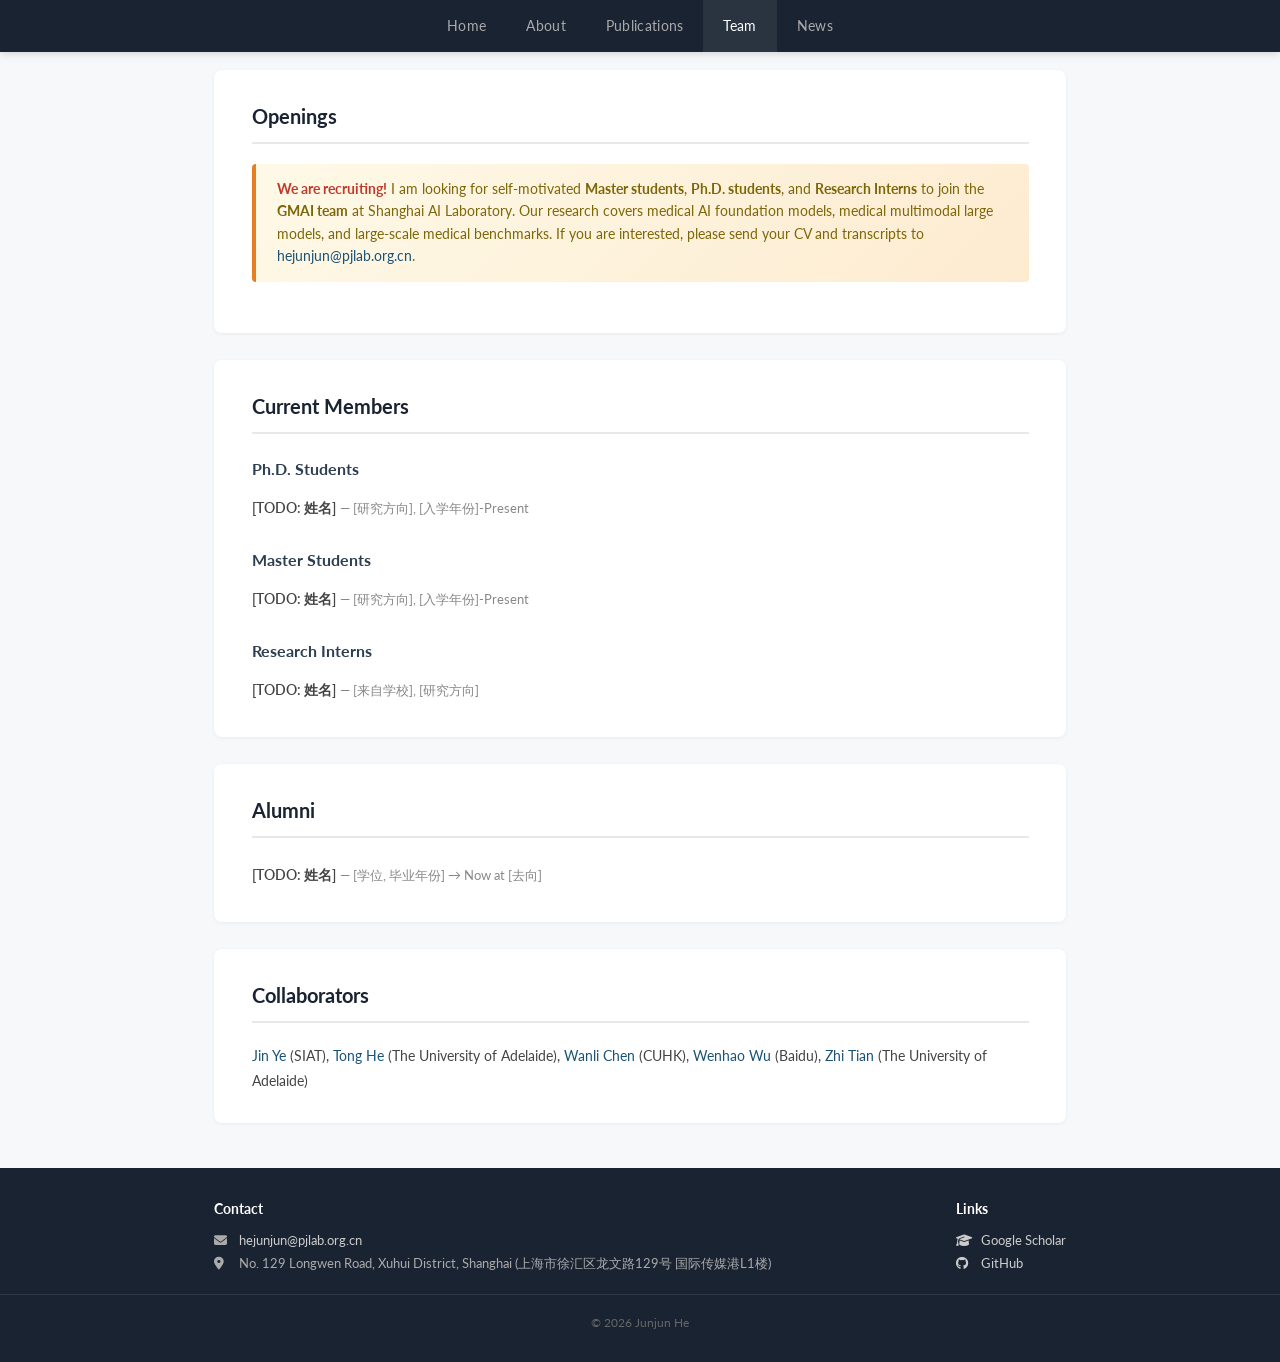
<file: team.html>
<!DOCTYPE html>
<html lang="en">
<head>
  <meta charset="UTF-8" />
  <meta name="viewport" content="width=device-width, initial-scale=1.0" />
  <title>Team - Junjun He</title>
  <link href="https://fonts.googleapis.com/css2?family=Lato:wght@300;400;700&display=swap" rel="stylesheet" />
  <link rel="stylesheet" href="https://cdnjs.cloudflare.com/ajax/libs/font-awesome/6.4.0/css/all.min.css" />
  <link rel="stylesheet" href="style.css" />
</head>
<body>

  <nav class="navbar">
    <div class="navbar-inner">
      <ul class="nav-links">
        <li><a href="index.html">Home</a></li>
        <li><a href="about.html">About</a></li>
        <li><a href="publications.html">Publications</a></li>
        <li><a href="team.html" class="active">Team</a></li>
        <li><a href="news.html">News</a></li>
      </ul>
    </div>
  </nav>

  <div class="container page-body">

    <!-- Openings -->
    <div class="card">
      <h2>Openings</h2>
      <div class="opening-box">
        <strong>We are recruiting!</strong>
        I am looking for self-motivated <b>Master students</b>, <b>Ph.D. students</b>, and <b>Research Interns</b>
        to join the <b>GMAI team</b> at Shanghai AI Laboratory. Our research covers medical AI foundation models,
        medical multimodal large models, and large-scale medical benchmarks.
        If you are interested, please send your CV and transcripts to
        <a href="mailto:hejunjun@pjlab.org.cn">hejunjun@pjlab.org.cn</a>.
      </div>
    </div>

    <!-- Current Members -->
    <div class="card">
      <h2>Current Members</h2>

      <!-- [TODO] 填充团队成员信息 -->

      <h3>Ph.D. Students</h3>
      <div class="team-member">
        <span class="name">[TODO: 姓名]</span>
        <span class="info"> — [研究方向], [入学年份]-Present</span>
      </div>

      <h3>Master Students</h3>
      <div class="team-member">
        <span class="name">[TODO: 姓名]</span>
        <span class="info"> — [研究方向], [入学年份]-Present</span>
      </div>

      <h3>Research Interns</h3>
      <div class="team-member">
        <span class="name">[TODO: 姓名]</span>
        <span class="info"> — [来自学校], [研究方向]</span>
      </div>
    </div>

    <!-- Alumni -->
    <div class="card">
      <h2>Alumni</h2>
      <!-- [TODO] 填充已毕业学生 -->
      <div class="team-member">
        <span class="name">[TODO: 姓名]</span>
        <span class="info"> — [学位, 毕业年份] → Now at [去向]</span>
      </div>
    </div>

    <!-- Collaborators (optional, replaces "Friends") -->
    <div class="card">
      <h2>Collaborators</h2>
      <p style="font-size:14px; color:#444; line-height:1.8;">
        <a href="https://yejin0111.github.io/">Jin Ye</a> (SIAT),
        <a href="https://tonghe90.github.io/">Tong He</a> (The University of Adelaide),
        <a href="https://cwanli.github.io/">Wanli Chen</a> (CUHK),
        <a href="https://whwu95.github.io/">Wenhao Wu</a> (Baidu),
        <a href="https://zhitian.xyz/">Zhi Tian</a> (The University of Adelaide)
        <!-- [TODO] 补充更多合作者 -->
      </p>
    </div>

  </div>

  <footer class="footer">
    <div class="footer-inner">
      <div>
        <h4>Contact</h4>
        <p>
          <i class="fas fa-envelope"></i> <a href="mailto:hejunjun@pjlab.org.cn">hejunjun@pjlab.org.cn</a><br/>
          <i class="fas fa-map-marker-alt"></i> No. 129 Longwen Road, Xuhui District, Shanghai (上海市徐汇区龙文路129号 国际传媒港L1楼)
        </p>
      </div>
      <div>
        <h4>Links</h4>
        <p>
          <a href="https://scholar.google.com/citations?user=Z4LgebkAAAAJ&hl=zh-CN"><i class="fas fa-graduation-cap"></i> Google Scholar</a><br/>
          <a href="https://github.com/Junjun2016"><i class="fab fa-github"></i> GitHub</a>
        </p>
      </div>
    </div>
    <div class="footer-bottom">&copy; 2026 Junjun He</div>
  </footer>

</body>
</html>
</file>
<file: style.css>
/* ========== Reset & Base ========== */
* {
  margin: 0;
  padding: 0;
  box-sizing: border-box;
}

body {
  font-family: 'Lato', 'Helvetica Neue', Arial, sans-serif;
  font-size: 15px;
  color: #333;
  background-color: #f7f8fa;
  line-height: 1.6;
}

a {
  color: #1a5276;
  text-decoration: none;
  transition: color 0.2s;
}

a:hover {
  color: #e67e22;
}

/* ========== Navigation ========== */
.navbar {
  position: fixed;
  top: 0;
  width: 100%;
  background: #1a2332;
  z-index: 1000;
  box-shadow: 0 2px 8px rgba(0, 0, 0, 0.15);
}

.navbar-inner {
  max-width: 960px;
  margin: 0 auto;
  display: flex;
  align-items: center;
  justify-content: center;
  padding: 0 20px;
}

.nav-links {
  display: flex;
  list-style: none;
}

.nav-links li a {
  display: block;
  color: #aaa;
  padding: 15px 20px;
  font-size: 14px;
  font-weight: 400;
  letter-spacing: 0.3px;
  transition: color 0.2s, background 0.2s;
}

.nav-links li a:hover,
.nav-links li a.active {
  color: #fff;
  background: rgba(255, 255, 255, 0.07);
}

/* ========== Layout ========== */
.container {
  max-width: 900px;
  margin: 0 auto;
  padding: 0 24px;
}

.page-body {
  margin-top: 70px;
}

/* ========== Card ========== */
.card {
  background: #fff;
  border-radius: 8px;
  padding: 2em 2.5em;
  box-shadow: 0 1px 4px rgba(0, 0, 0, 0.06);
  margin-bottom: 1.8em;
}

.card h2 {
  font-size: 20px;
  font-weight: 700;
  color: #1a2332;
  margin-bottom: 1em;
  padding-bottom: 0.5em;
  border-bottom: 2px solid #e8e8e8;
}

.card h3 {
  font-size: 16px;
  font-weight: 700;
  color: #2c3e50;
  margin-top: 1.4em;
  margin-bottom: 0.6em;
}

/* ========== Hero (index.html) ========== */
.hero {
  display: flex;
  align-items: center;
  gap: 2.8em;
}

.hero-photo {
  width: 190px;
  height: 190px;
  border-radius: 50%;
  object-fit: cover;
  flex-shrink: 0;
  border: 3px solid #e8e8e8;
}

.hero-info h1 {
  font-size: 30px;
  font-weight: 700;
  color: #1a2332;
  margin-bottom: 4px;
}

.hero-info .title {
  font-size: 16px;
  color: #555;
  margin-bottom: 3px;
}

.hero-info .affiliation {
  font-size: 14px;
  color: #777;
  margin-bottom: 14px;
}

.hero-info .bio-brief {
  font-size: 14.5px;
  color: #555;
  line-height: 1.6;
  margin-bottom: 14px;
}

.hero-links {
  display: flex;
  gap: 16px;
  flex-wrap: wrap;
  align-items: center;
}

.hero-links a {
  font-size: 14px;
  color: #555;
  display: flex;
  align-items: center;
  gap: 5px;
}

.hero-links a:hover {
  color: #e67e22;
}

.hero-links i {
  font-size: 16px;
}

/* ========== Highlight boxes on Home ========== */
.highlights {
  display: grid;
  grid-template-columns: 1fr 1fr;
  gap: 1.2em;
}

.highlight-box {
  background: #fff;
  border-radius: 8px;
  padding: 1.5em 1.8em;
  box-shadow: 0 1px 4px rgba(0, 0, 0, 0.06);
  transition: box-shadow 0.2s;
}

.highlight-box:hover {
  box-shadow: 0 2px 12px rgba(0, 0, 0, 0.1);
}

.highlight-box h3 {
  font-size: 15px;
  font-weight: 700;
  color: #1a2332;
  margin-bottom: 0.5em;
}

.highlight-box h3 i {
  margin-right: 6px;
  color: #1a5276;
}

.highlight-box p,
.highlight-box li {
  font-size: 13.5px;
  color: #666;
  line-height: 1.5;
}

.highlight-box ul {
  list-style: none;
  padding: 0;
}

.highlight-box ul li {
  padding: 3px 0;
}

.highlight-box .more-link {
  display: inline-block;
  margin-top: 0.8em;
  font-size: 13px;
  color: #1a5276;
  font-weight: 600;
}

/* ========== Bio text ========== */
.bio-text {
  line-height: 1.75;
  color: #444;
  font-size: 14.5px;
}

.bio-text p {
  margin-bottom: 0.8em;
}

/* ========== Timeline ========== */
.timeline {
  list-style: none;
}

.timeline li {
  position: relative;
  padding-left: 22px;
  margin-bottom: 0.7em;
  font-size: 14px;
  color: #444;
}

.timeline li::before {
  content: '';
  position: absolute;
  left: 0;
  top: 8px;
  width: 8px;
  height: 8px;
  border-radius: 50%;
  background: #1a5276;
}

.timeline .time {
  font-weight: 700;
  color: #1a2332;
  min-width: 100px;
  display: inline-block;
}

.timeline .role {
  font-weight: 600;
}

.timeline .org {
  color: #666;
}

/* ========== Research interests ========== */
.interests-grid {
  display: grid;
  grid-template-columns: 1fr 1fr;
  gap: 1em;
}

.interest-item {
  background: #f7f8fa;
  border-radius: 6px;
  padding: 1em 1.2em;
}

.interest-item h4 {
  font-size: 14px;
  font-weight: 700;
  color: #1a2332;
  margin-bottom: 0.3em;
}

.interest-item p {
  font-size: 13px;
  color: #666;
  line-height: 1.5;
}

/* ========== Awards ========== */
.awards-list {
  list-style: none;
}

.awards-list li {
  padding: 0.45em 0;
  font-size: 14px;
  color: #444;
}

.awards-list li i {
  color: #e67e22;
  margin-right: 8px;
  width: 16px;
}

/* ========== Publications ========== */
.pub-stats {
  background: #f7f8fa;
  border-radius: 6px;
  padding: 1em 1.5em;
  margin-bottom: 1.5em;
  font-size: 14px;
  color: #555;
}

.pub-stats a {
  font-weight: 600;
}

.pub-year-divider {
  font-size: 18px;
  font-weight: 700;
  color: #1a2332;
  margin-top: 1.8em;
  margin-bottom: 0.6em;
  padding-bottom: 0.3em;
  border-bottom: 1px solid #eee;
}

.pub-year-divider:first-of-type {
  margin-top: 0.5em;
}

.pub-item {
  display: flex;
  gap: 1.2em;
  padding: 1em 0;
  border-bottom: 1px solid #f0f0f0;
}

.pub-item:last-of-type {
  border-bottom: none;
}

.pub-thumb {
  width: 180px;
  min-width: 180px;
  height: auto;
  border-radius: 4px;
  object-fit: contain;
  align-self: flex-start;
}

.pub-info {
  flex: 1;
}

.pub-title {
  font-weight: 700;
  font-size: 14px;
  color: #1a2332;
  margin-bottom: 4px;
  line-height: 1.45;
}

.pub-authors {
  font-size: 13px;
  color: #666;
  margin-bottom: 4px;
  line-height: 1.4;
}

.pub-authors .me {
  font-weight: 700;
  color: #333;
  text-decoration: underline;
}

.pub-venue {
  font-size: 13px;
  color: #888;
  margin-bottom: 6px;
}

.pub-venue b {
  color: #c0392b;
}

/* Text-only pub item (no thumbnail) */
.pub-item-text {
  padding: 0.9em 0;
  border-bottom: 1px solid #f0f0f0;
}

.pub-item-text:last-of-type {
  border-bottom: none;
}

.pub-item-text .pub-title {
  font-weight: 700;
  font-size: 14.5px;
  color: #1a2332;
  margin-bottom: 5px;
  line-height: 1.45;
}

.pub-item-text .pub-authors {
  font-size: 13.5px;
  color: #666;
  margin-bottom: 4px;
  line-height: 1.5;
}

.pub-item-text .pub-authors .me {
  font-weight: 700;
  color: #333;
  text-decoration: underline;
}

.pub-item-text .pub-venue {
  font-size: 13px;
  color: #888;
  margin-bottom: 6px;
}

.pub-item-text .pub-venue b {
  color: #c0392b;
}

.cite-count {
  display: inline-block;
  background: #eef2f7;
  color: #1a5276;
  font-size: 11.5px;
  font-weight: 600;
  padding: 1px 8px;
  border-radius: 3px;
  margin-left: 4px;
  vertical-align: middle;
}

.pub-links a {
  display: inline-block;
  font-size: 12px;
  padding: 2px 10px;
  border: 1px solid #ddd;
  border-radius: 3px;
  color: #555;
  margin-right: 6px;
  transition: all 0.2s;
}

.pub-links a:hover {
  border-color: #e67e22;
  color: #e67e22;
}

.pub-full-list {
  list-style: none;
}

.pub-full-list li {
  padding: 0.5em 0;
  font-size: 13.5px;
  color: #444;
  line-height: 1.55;
  border-bottom: 1px solid #f5f5f5;
}

.pub-full-list li:last-child {
  border-bottom: none;
}

.pub-full-list .me {
  font-weight: 700;
  text-decoration: underline;
}

/* ========== Team ========== */
.opening-box {
  background: linear-gradient(135deg, #fef9e7, #fdebd0);
  border-left: 4px solid #e67e22;
  border-radius: 4px;
  padding: 1em 1.5em;
  margin-bottom: 1.5em;
  font-size: 14px;
  color: #7d6608;
}

.opening-box strong {
  color: #c0392b;
}

.team-group {
  margin-bottom: 1.5em;
}

.team-sub-title {
  font-size: 14px;
  color: #888;
  font-weight: 400;
  margin-top: 0.8em;
  margin-bottom: 0.4em;
}

.team-member {
  padding: 0.4em 0;
  font-size: 14px;
  color: #444;
}

.team-member .name {
  font-weight: 600;
}

.team-member .info {
  color: #888;
  font-size: 13px;
}

/* ========== News ========== */
.news-list {
  list-style: none;
}

.news-list li {
  padding: 0.5em 0;
  font-size: 14px;
  color: #444;
  border-bottom: 1px solid #f5f5f5;
}

.news-list li:last-child {
  border-bottom: none;
}

.news-date {
  font-weight: 700;
  color: #1a2332;
  display: inline-block;
  min-width: 80px;
}

.news-list b {
  color: #c0392b;
}

/* ========== Contact / Footer ========== */
.footer {
  background: #1a2332;
  color: #aaa;
  margin-top: 3em;
  padding: 2em 0;
}

.footer-inner {
  max-width: 900px;
  margin: 0 auto;
  padding: 0 24px;
  display: flex;
  justify-content: space-between;
  align-items: flex-start;
  gap: 2em;
}

.footer h4 {
  color: #fff;
  font-size: 14px;
  margin-bottom: 0.6em;
}

.footer p {
  font-size: 13px;
  line-height: 1.8;
}

.footer a {
  color: #ccc;
}

.footer a:hover {
  color: #e67e22;
}

.footer i {
  width: 18px;
  margin-right: 4px;
}

.footer-bottom {
  text-align: center;
  padding-top: 1.5em;
  margin-top: 1.5em;
  border-top: 1px solid rgba(255, 255, 255, 0.1);
  font-size: 12px;
  color: #666;
}

/* ========== Responsive ========== */
@media (max-width: 768px) {
  .hero {
    flex-direction: column;
    text-align: center;
    gap: 1.5em;
  }

  .hero-links {
    justify-content: center;
  }

  .card {
    padding: 1.5em;
  }

  .highlights {
    grid-template-columns: 1fr;
  }

  .interests-grid {
    grid-template-columns: 1fr;
  }

  .pub-item {
    flex-direction: column;
  }

  .pub-thumb {
    width: 100%;
    min-width: auto;
    max-width: 300px;
  }

  .nav-links li a {
    padding: 12px 12px;
    font-size: 13px;
  }

  .navbar .site-name {
    font-size: 14px;
  }

  .footer-inner {
    flex-direction: column;
  }
}

@media (max-width: 480px) {
  .nav-links li a {
    padding: 10px 8px;
    font-size: 12px;
  }
}
</file>
